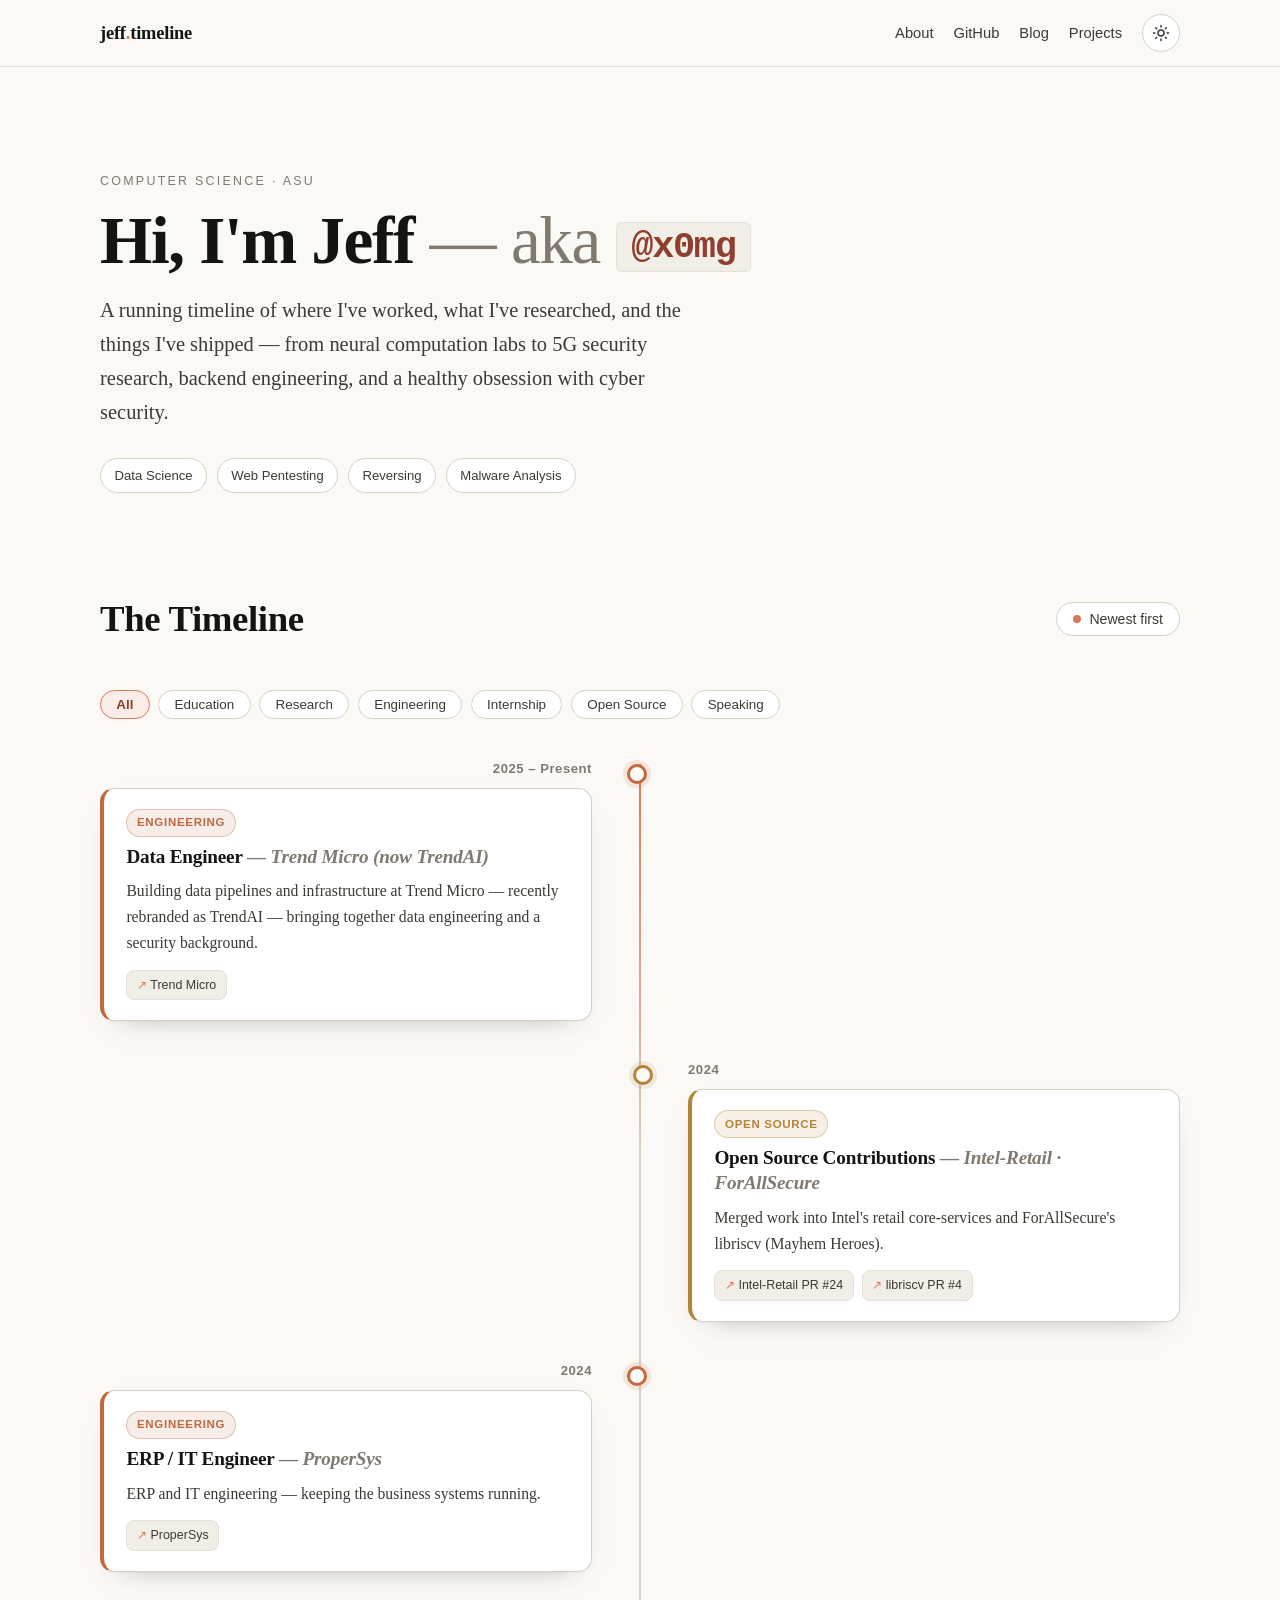
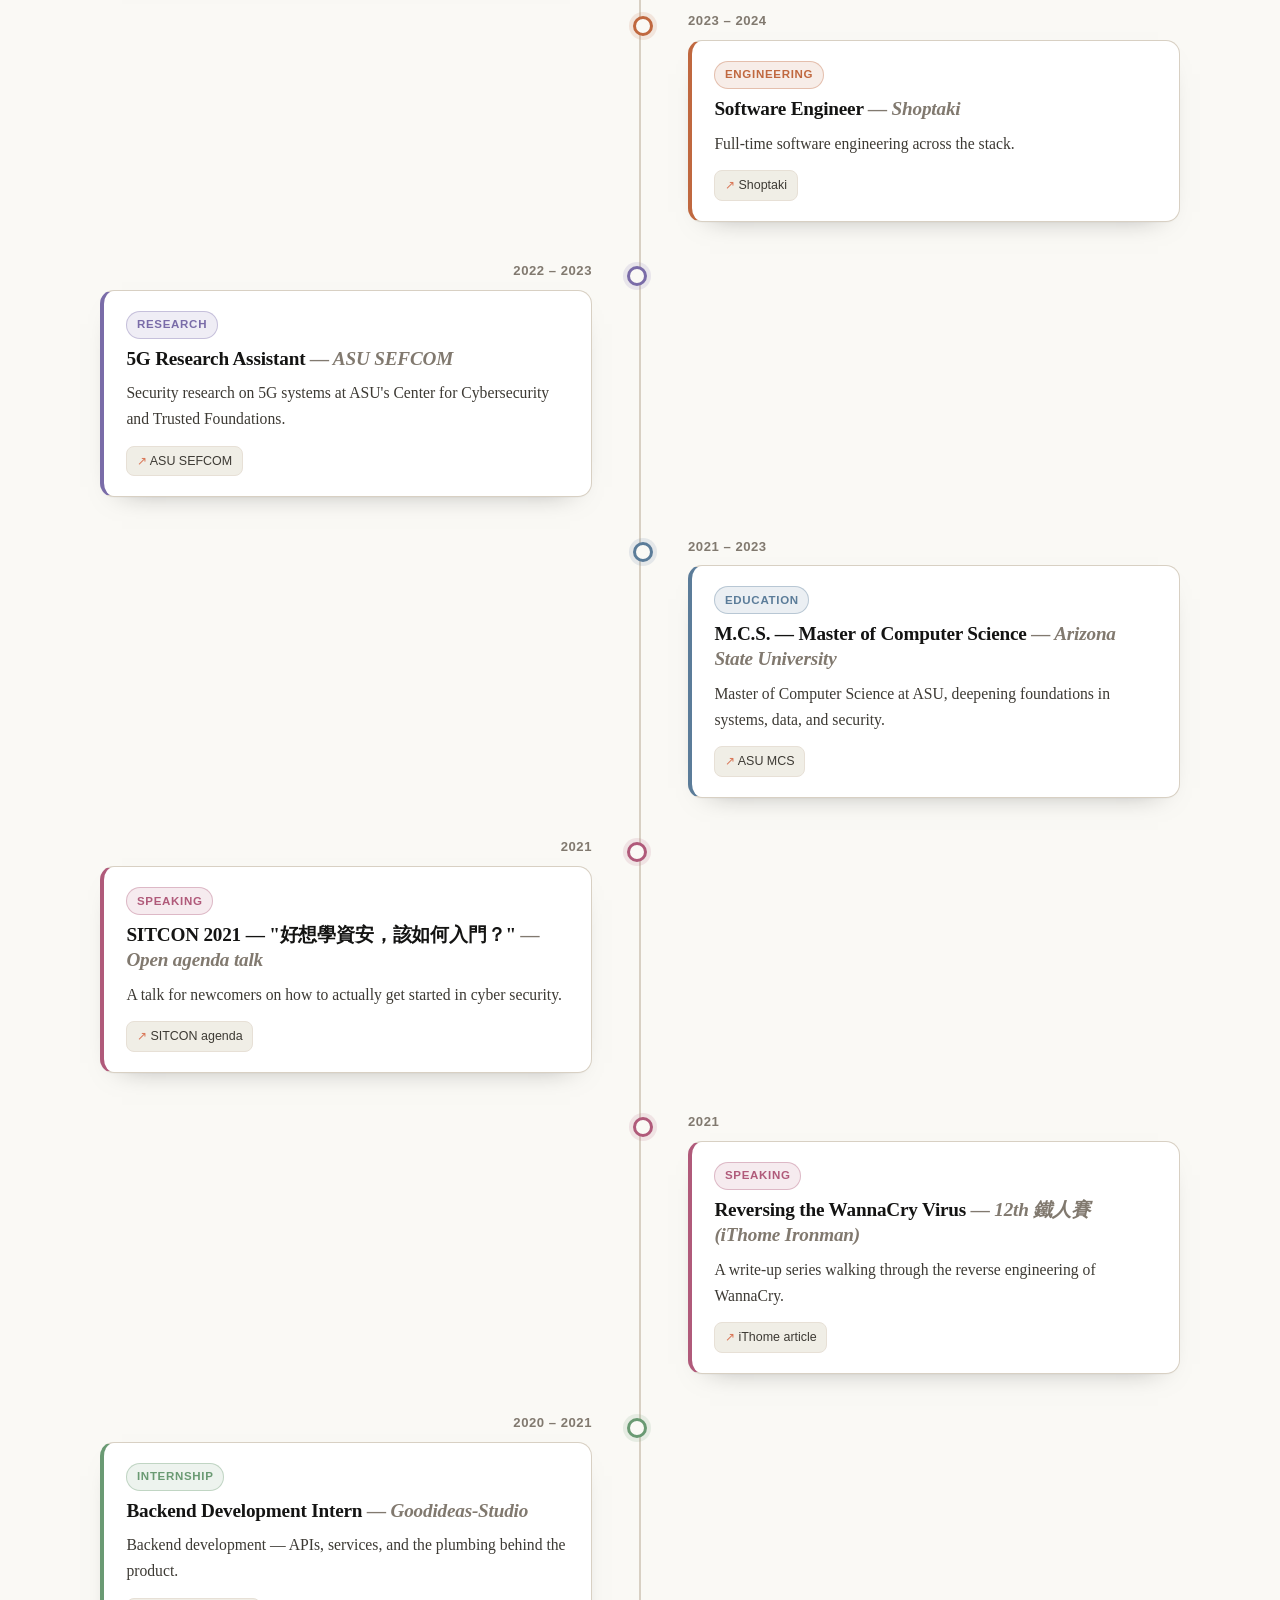
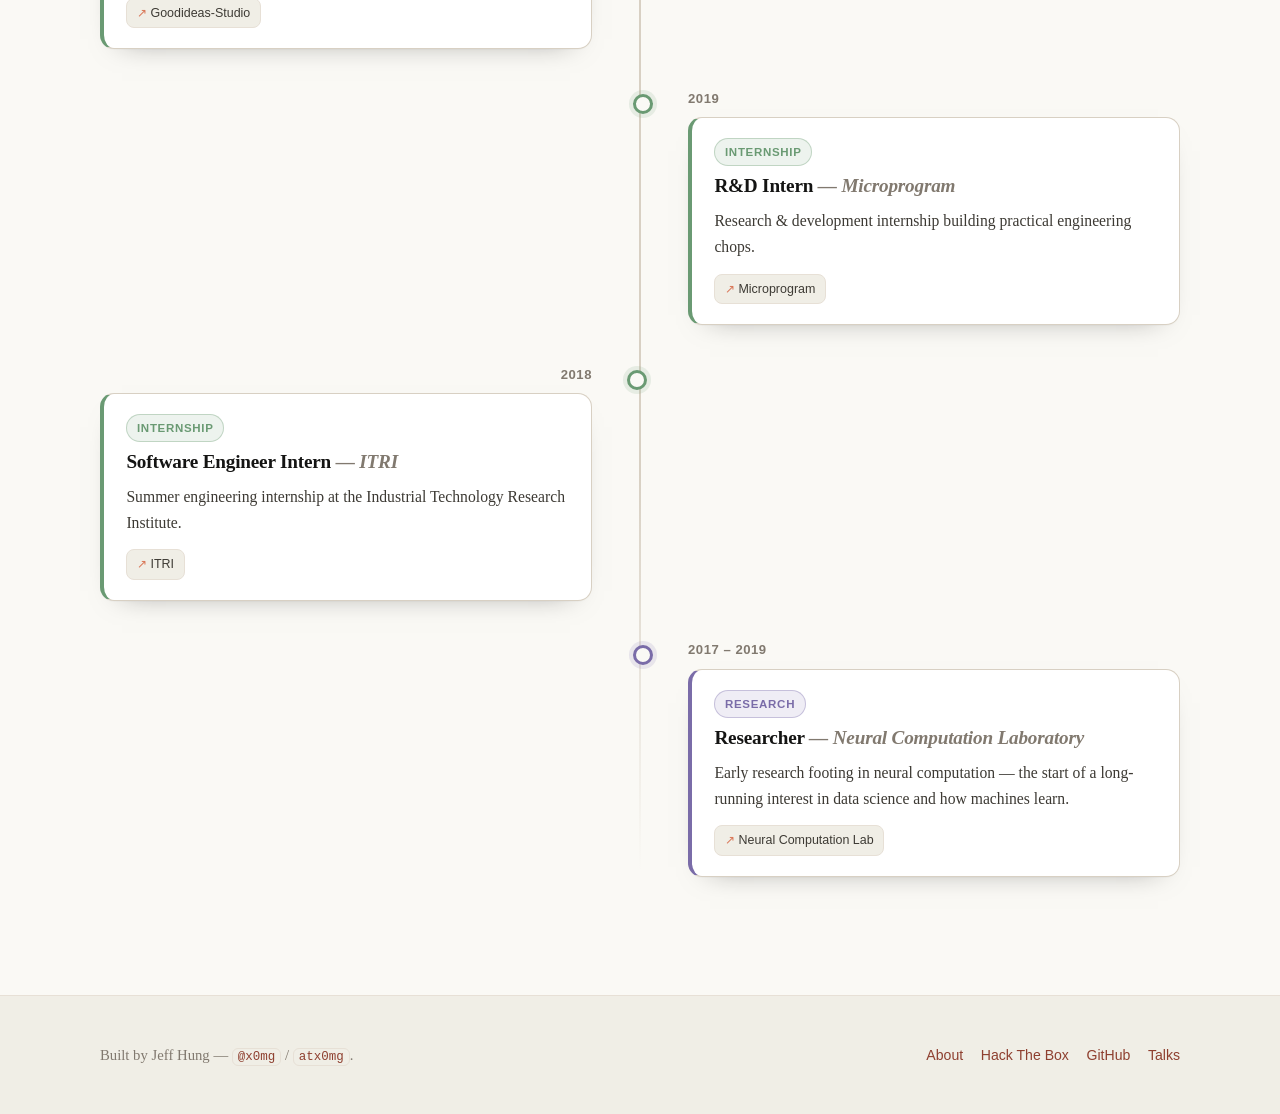
<file: index.html>
<!DOCTYPE html>
<html lang="en">
<head>
  <meta charset="UTF-8" />
  <meta name="viewport" content="width=device-width, initial-scale=1.0" />
  <title>Jeff Hung — Timeline</title>
  <meta name="description" content="A timeline of Jeff Hung (@x0mg) — Computer Science, research, software engineering and cyber security." />
  <link rel="preconnect" href="https://fonts.googleapis.com" />
  <link rel="stylesheet" href="./assets/css/style.css?v=4" />
  <!-- Set theme before first paint to avoid a flash of the wrong theme. -->
  <script>
    (function () {
      try {
        var stored = localStorage.getItem("theme");
        var prefersDark = window.matchMedia("(prefers-color-scheme: dark)").matches;
        document.documentElement.setAttribute("data-theme", stored || (prefersDark ? "dark" : "light"));
      } catch (e) { /* ignore */ }
    })();
  </script>
</head>
<body>
  <header class="site-header">
    <div class="wrap header-inner">
      <a class="brand" href="#top">jeff<span class="brand-accent">.</span>timeline</a>
      <nav class="nav">
        <a href="./about/">About</a>
        <a href="https://github.com/jeff14994" target="_blank" rel="noopener">GitHub</a>
        <a href="http://blog.atx0mg.tw/" target="_blank" rel="noopener">Blog</a>
        <a href="https://jeff14994.github.io/projects/" target="_blank" rel="noopener">Projects</a>
        <button id="themeToggle" class="theme-toggle" type="button" aria-label="Toggle dark mode" title="Toggle dark mode">
          <svg class="icon-sun" viewBox="0 0 24 24" fill="none" stroke="currentColor" stroke-width="2" stroke-linecap="round" stroke-linejoin="round" aria-hidden="true">
            <circle cx="12" cy="12" r="4"></circle>
            <path d="M12 2v2M12 20v2M4.9 4.9l1.4 1.4M17.7 17.7l1.4 1.4M2 12h2M20 12h2M4.9 19.1l1.4-1.4M17.7 6.3l1.4-1.4"></path>
          </svg>
          <svg class="icon-moon" viewBox="0 0 24 24" fill="none" stroke="currentColor" stroke-width="2" stroke-linecap="round" stroke-linejoin="round" aria-hidden="true">
            <path d="M21 12.8A9 9 0 1 1 11.2 3a7 7 0 0 0 9.8 9.8z"></path>
          </svg>
        </button>
      </nav>
    </div>
  </header>

  <main id="top">
    <section class="hero">
      <div class="wrap hero-inner">
        <p class="eyebrow">Computer Science · ASU</p>
        <h1 class="hero-title">Hi, I'm Jeff <span class="muted">— aka</span> <code>@x0mg</code></h1>
        <p class="hero-lede">
          A running timeline of where I've worked, what I've researched, and the things
          I've shipped — from neural computation labs to 5G security research,
          backend engineering, and a healthy obsession with cyber security.
        </p>
        <div class="hero-tags">
          <span class="chip">Data Science</span>
          <span class="chip">Web Pentesting</span>
          <span class="chip">Reversing</span>
          <span class="chip">Malware Analysis</span>
        </div>
      </div>
    </section>

    <section class="timeline-section">
      <div class="wrap">
        <div class="timeline-head">
          <h2>The Timeline</h2>
          <button id="orderToggle" class="order-toggle" type="button" aria-pressed="false">
            <span class="dot"></span><span class="label">Newest first</span>
          </button>
        </div>
        <div class="filters" id="filters" role="group" aria-label="Filter by category"><!-- chips injected by JS --></div>
        <ol class="timeline" id="timeline"><!-- entries injected by JS --></ol>
      </div>
    </section>
  </main>

  <footer class="site-footer">
    <div class="wrap footer-inner">
      <p>Built by Jeff Hung — <code>@x0mg</code> / <code>atx0mg</code>.</p>
      <div class="footer-links">
        <a href="./about/">About</a>
        <a href="https://app.hackthebox.com/profile/93661" target="_blank" rel="noopener">Hack The Box</a>
        <a href="https://github.com/jeff14994" target="_blank" rel="noopener">GitHub</a>
        <a href="https://www2.slideshare.net/JeffHung13/presentations" target="_blank" rel="noopener">Talks</a>
      </div>
    </div>
  </footer>

  <script src="./assets/js/data.js?v=4"></script>
  <script src="./assets/js/timeline.js?v=4"></script>
  <script src="./assets/js/theme.js?v=4"></script>
</body>
</html>
</file>
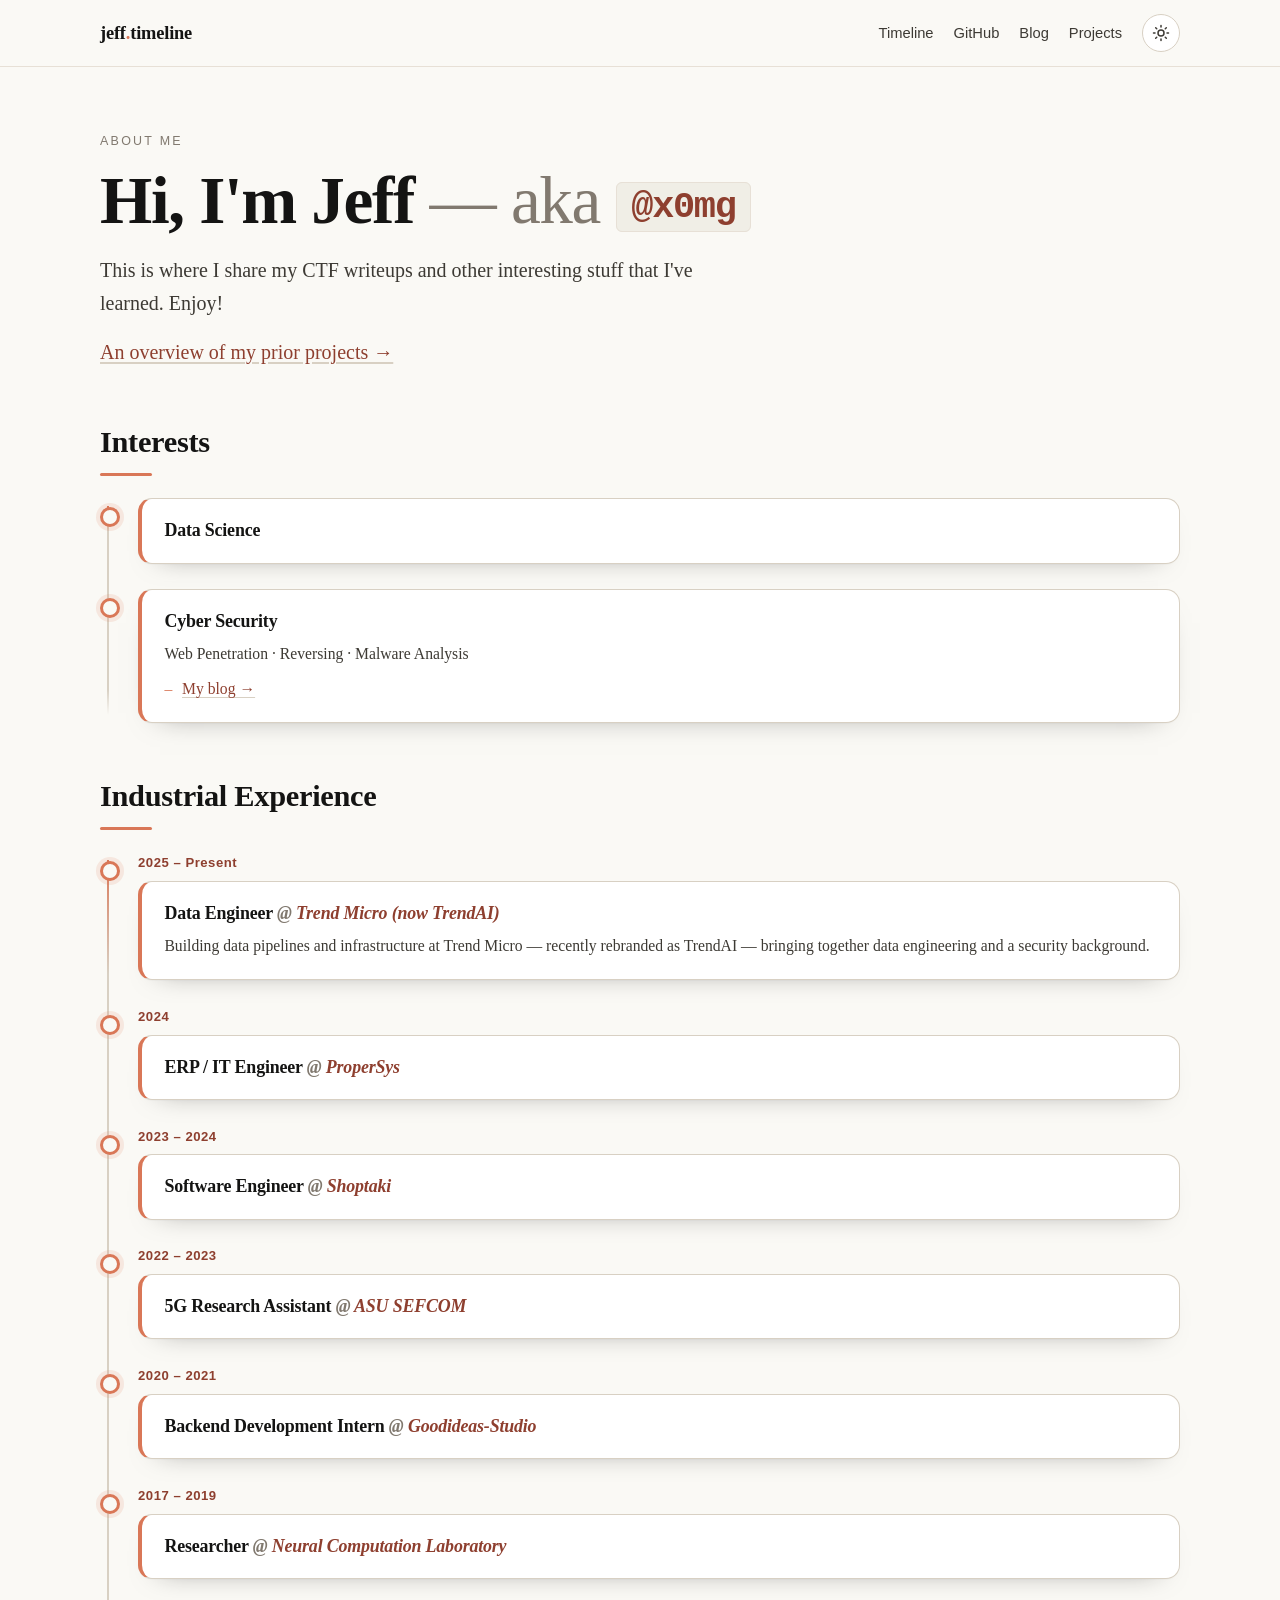
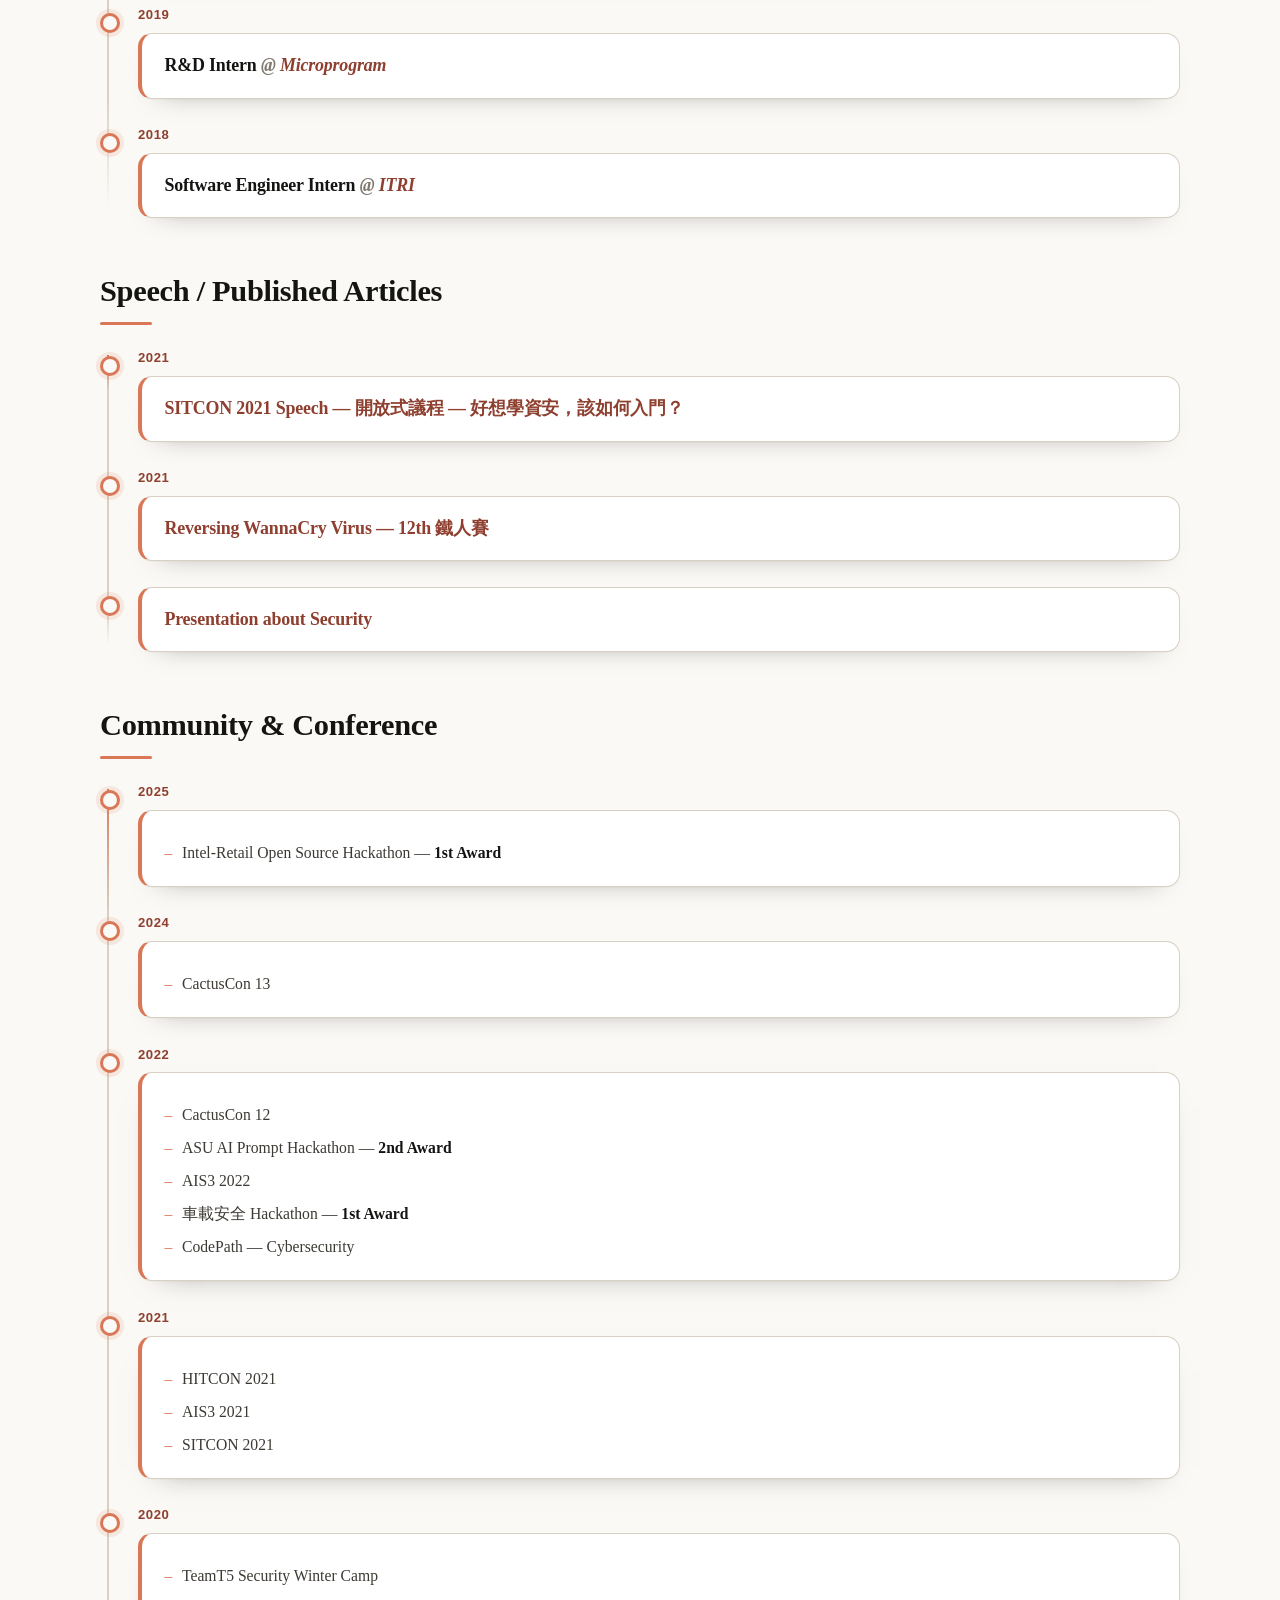
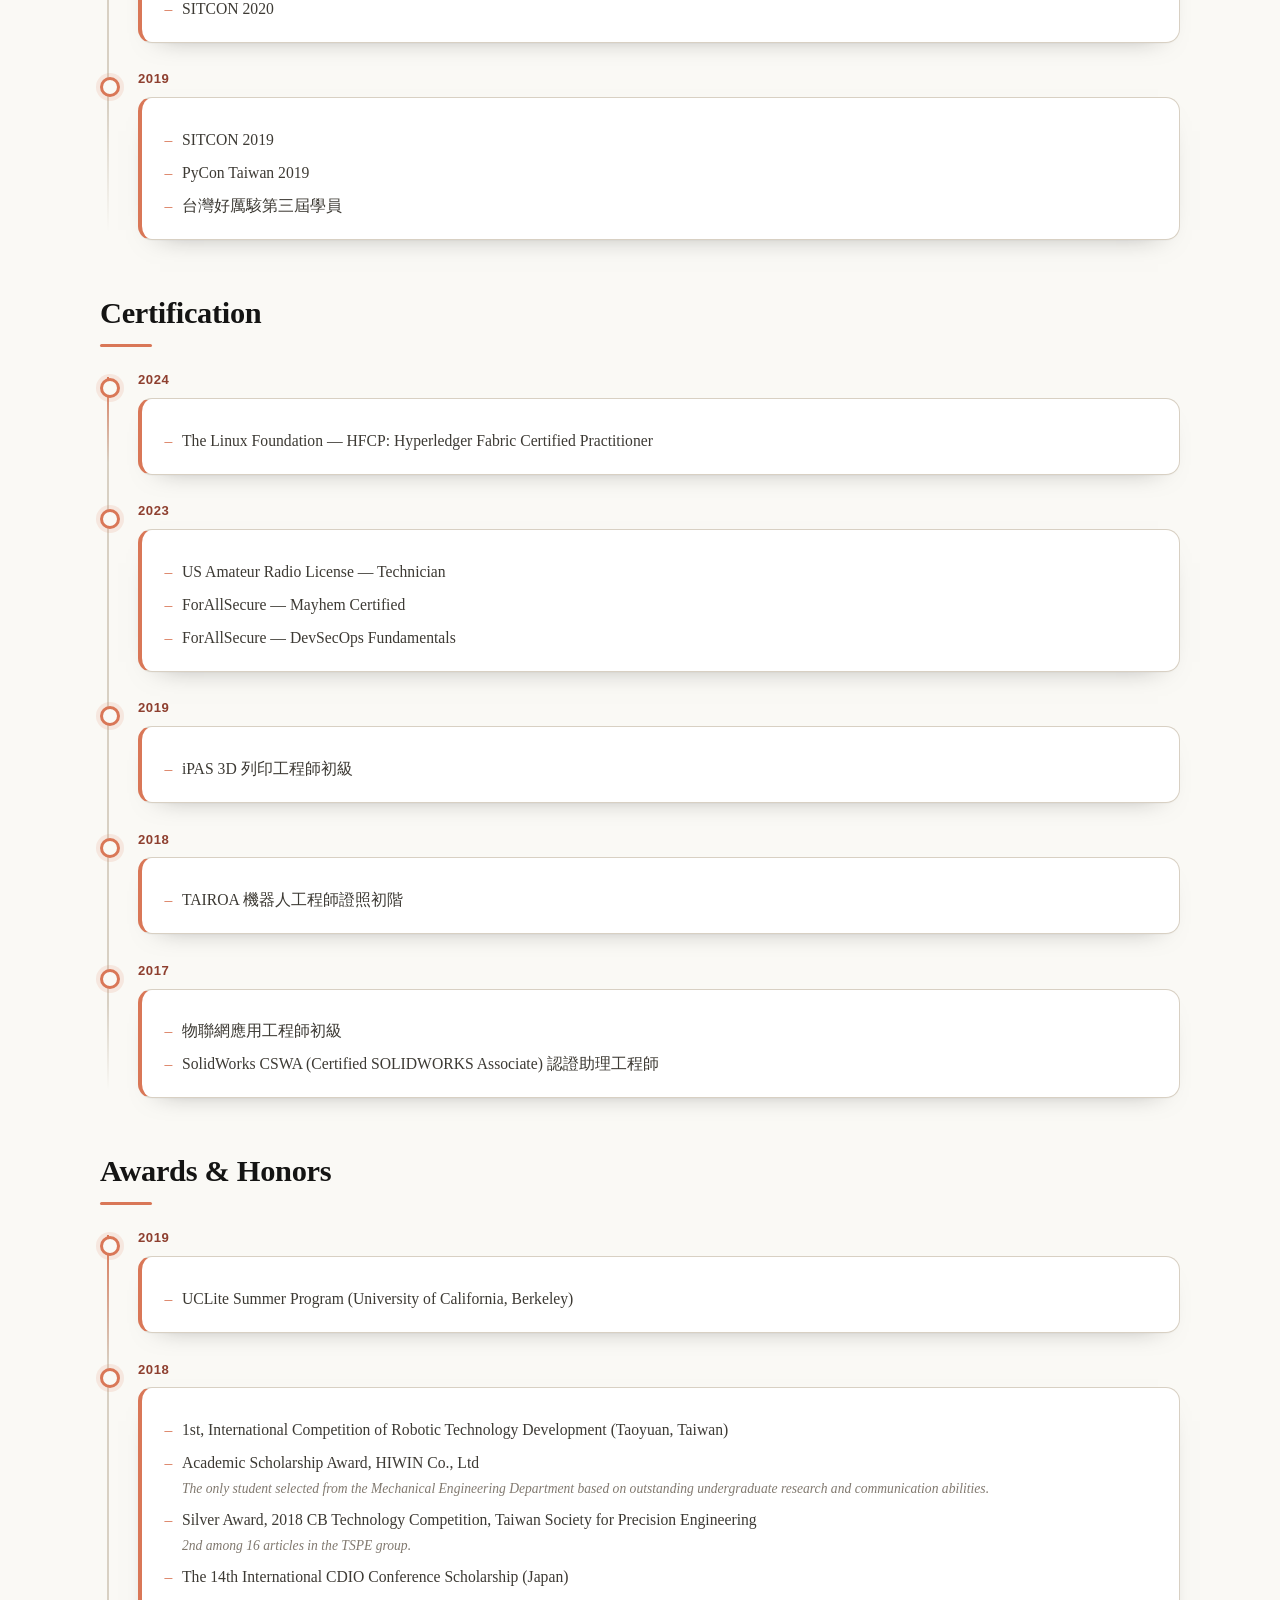
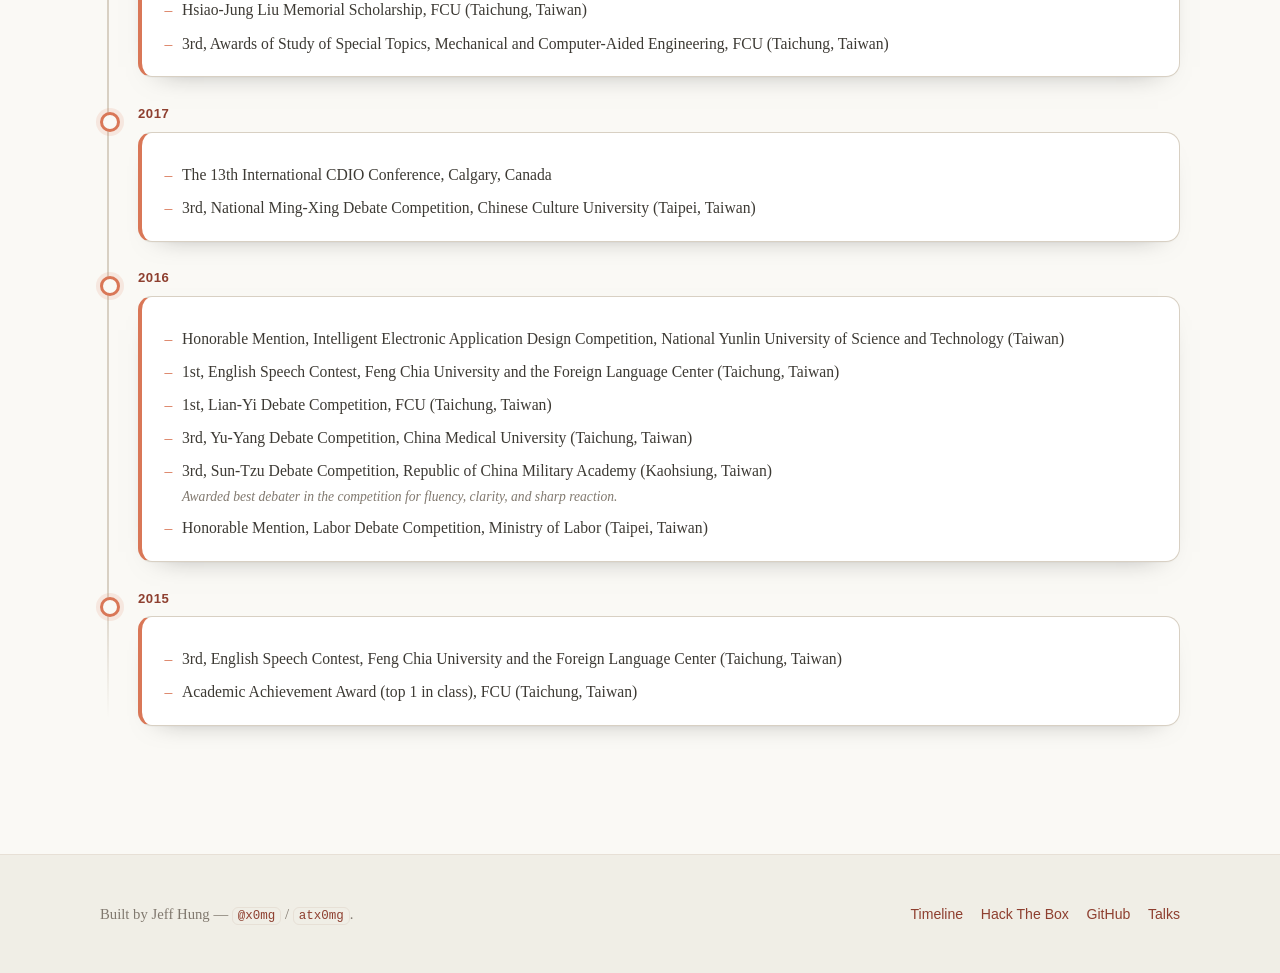
<file: about/index.html>
<!DOCTYPE html>
<html lang="en">
<head>
  <meta charset="UTF-8" />
  <meta name="viewport" content="width=device-width, initial-scale=1.0" />
  <title>About — Jeff Hung</title>
  <meta name="description" content="About Jeff Hung (@x0mg) — interests, experience, talks, community, certifications and awards." />
  <link rel="stylesheet" href="../assets/css/style.css?v=4" />
  <script>
    (function () {
      try {
        var stored = localStorage.getItem("theme");
        var prefersDark = window.matchMedia("(prefers-color-scheme: dark)").matches;
        document.documentElement.setAttribute("data-theme", stored || (prefersDark ? "dark" : "light"));
      } catch (e) { /* ignore */ }
    })();
  </script>
</head>
<body>
  <header class="site-header">
    <div class="wrap header-inner">
      <a class="brand" href="../" >jeff<span class="brand-accent">.</span>timeline</a>
      <nav class="nav">
        <a href="../">Timeline</a>
        <a href="https://github.com/jeff14994" target="_blank" rel="noopener">GitHub</a>
        <a href="http://blog.atx0mg.tw/" target="_blank" rel="noopener">Blog</a>
        <a href="https://jeff14994.github.io/projects/" target="_blank" rel="noopener">Projects</a>
        <button id="themeToggle" class="theme-toggle" type="button" aria-label="Toggle dark mode" title="Toggle dark mode">
          <svg class="icon-sun" viewBox="0 0 24 24" fill="none" stroke="currentColor" stroke-width="2" stroke-linecap="round" stroke-linejoin="round" aria-hidden="true">
            <circle cx="12" cy="12" r="4"></circle>
            <path d="M12 2v2M12 20v2M4.9 4.9l1.4 1.4M17.7 17.7l1.4 1.4M2 12h2M20 12h2M4.9 19.1l1.4-1.4M17.7 6.3l1.4-1.4"></path>
          </svg>
          <svg class="icon-moon" viewBox="0 0 24 24" fill="none" stroke="currentColor" stroke-width="2" stroke-linecap="round" stroke-linejoin="round" aria-hidden="true">
            <path d="M21 12.8A9 9 0 1 1 11.2 3a7 7 0 0 0 9.8 9.8z"></path>
          </svg>
        </button>
      </nav>
    </div>
  </header>

  <main>
    <section class="about">
      <div class="wrap">
        <p class="eyebrow">About Me</p>
        <h1 class="hero-title">Hi, I'm Jeff <span class="muted">— aka</span> <code>@x0mg</code></h1>

        <div class="about-intro">
          <p>This is where I share my CTF writeups and other interesting stuff that I've learned. Enjoy!</p>
          <p><a href="https://jeff14994.github.io/projects/" target="_blank" rel="noopener">An overview of my prior projects →</a></p>
        </div>

        <!-- Interests -->
        <div class="about-section">
          <h2>Interests</h2>
          <div class="section-rule"></div>
          <ol class="about-rail">
            <li class="about-entry">
              <div class="card"><h3>Data Science</h3></div>
            </li>
            <li class="about-entry">
              <div class="card">
                <h3>Cyber Security</h3>
                <p>Web Penetration · Reversing · Malware Analysis</p>
                <ul class="card-list">
                  <li><a href="http://blog.atx0mg.tw/" target="_blank" rel="noopener">My blog →</a></li>
                </ul>
              </div>
            </li>
          </ol>
        </div>

        <!-- Industrial Experience -->
        <div class="about-section">
          <h2>Industrial Experience</h2>
          <div class="section-rule"></div>
          <ol class="about-rail">
            <li class="about-entry">
              <span class="when">2025 – Present</span>
              <div class="card">
                <h3>Data Engineer <span class="org">@ <a href="https://www.trendmicro.com/" target="_blank" rel="noopener">Trend Micro (now TrendAI)</a></span></h3>
                <p>Building data pipelines and infrastructure at Trend Micro — recently rebranded as TrendAI — bringing together data engineering and a security background.</p>
              </div>
            </li>
            <li class="about-entry">
              <span class="when">2024</span>
              <div class="card"><h3>ERP / IT Engineer <span class="org">@ <a href="https://www.propersyscorp.com/" target="_blank" rel="noopener">ProperSys</a></span></h3></div>
            </li>
            <li class="about-entry">
              <span class="when">2023 – 2024</span>
              <div class="card"><h3>Software Engineer <span class="org">@ <a href="https://smartchainai.org/" target="_blank" rel="noopener">Shoptaki</a></span></h3></div>
            </li>
            <li class="about-entry">
              <span class="when">2022 – 2023</span>
              <div class="card"><h3>5G Research Assistant <span class="org">@ <a href="https://sefcom.asu.edu/" target="_blank" rel="noopener">ASU SEFCOM</a></span></h3></div>
            </li>
            <li class="about-entry">
              <span class="when">2020 – 2021</span>
              <div class="card"><h3>Backend Development Intern <span class="org">@ <a href="http://goodideas-studio.com/" target="_blank" rel="noopener">Goodideas-Studio</a></span></h3></div>
            </li>
            <li class="about-entry">
              <span class="when">2017 – 2019</span>
              <div class="card"><h3>Researcher <span class="org">@ <a href="https://nckunclab.wixsite.com/neuralcomputationlab" target="_blank" rel="noopener">Neural Computation Laboratory</a></span></h3></div>
            </li>
            <li class="about-entry">
              <span class="when">2019</span>
              <div class="card"><h3>R&amp;D Intern <span class="org">@ <a href="https://www.program.com.tw/" target="_blank" rel="noopener">Microprogram</a></span></h3></div>
            </li>
            <li class="about-entry">
              <span class="when">2018</span>
              <div class="card"><h3>Software Engineer Intern <span class="org">@ <a href="https://www.itri.org.tw/" target="_blank" rel="noopener">ITRI</a></span></h3></div>
            </li>
          </ol>
        </div>

        <!-- Speech / Published Articles -->
        <div class="about-section">
          <h2>Speech / Published Articles</h2>
          <div class="section-rule"></div>
          <ol class="about-rail">
            <li class="about-entry">
              <span class="when">2021</span>
              <div class="card"><h3><a href="https://sitcon.org/2021/agenda/20605b7c-80a4-4078-b411-102fa1d6c333" target="_blank" rel="noopener">SITCON 2021 Speech — 開放式議程 — 好想學資安，該如何入門？</a></h3></div>
            </li>
            <li class="about-entry">
              <span class="when">2021</span>
              <div class="card"><h3><a href="https://ithelp.ithome.com.tw/articles/10253139" target="_blank" rel="noopener">Reversing WannaCry Virus — 12th 鐵人賽</a></h3></div>
            </li>
            <li class="about-entry">
              <div class="card"><h3><a href="https://www2.slideshare.net/JeffHung13/presentations" target="_blank" rel="noopener">Presentation about Security</a></h3></div>
            </li>
          </ol>
        </div>

        <!-- Community and Conference -->
        <div class="about-section">
          <h2>Community &amp; Conference</h2>
          <div class="section-rule"></div>
          <ol class="about-rail">
            <li class="about-entry">
              <span class="when">2025</span>
              <div class="card"><ul class="card-list"><li>Intel-Retail Open Source Hackathon — <strong>1st Award</strong></li></ul></div>
            </li>
            <li class="about-entry">
              <span class="when">2024</span>
              <div class="card"><ul class="card-list"><li>CactusCon 13</li></ul></div>
            </li>
            <li class="about-entry">
              <span class="when">2022</span>
              <div class="card"><ul class="card-list">
                <li>CactusCon 12</li>
                <li>ASU AI Prompt Hackathon — <strong>2nd Award</strong></li>
                <li>AIS3 2022</li>
                <li>車載安全 Hackathon — <strong>1st Award</strong></li>
                <li>CodePath — Cybersecurity</li>
              </ul></div>
            </li>
            <li class="about-entry">
              <span class="when">2021</span>
              <div class="card"><ul class="card-list">
                <li>HITCON 2021</li>
                <li>AIS3 2021</li>
                <li>SITCON 2021</li>
              </ul></div>
            </li>
            <li class="about-entry">
              <span class="when">2020</span>
              <div class="card"><ul class="card-list">
                <li>TeamT5 Security Winter Camp</li>
                <li>SITCON 2020</li>
              </ul></div>
            </li>
            <li class="about-entry">
              <span class="when">2019</span>
              <div class="card"><ul class="card-list">
                <li>SITCON 2019</li>
                <li>PyCon Taiwan 2019</li>
                <li>台灣好厲駭第三屆學員</li>
              </ul></div>
            </li>
          </ol>
        </div>

        <!-- Certification -->
        <div class="about-section">
          <h2>Certification</h2>
          <div class="section-rule"></div>
          <ol class="about-rail">
            <li class="about-entry">
              <span class="when">2024</span>
              <div class="card"><ul class="card-list"><li>The Linux Foundation — HFCP: Hyperledger Fabric Certified Practitioner</li></ul></div>
            </li>
            <li class="about-entry">
              <span class="when">2023</span>
              <div class="card"><ul class="card-list">
                <li>US Amateur Radio License — Technician</li>
                <li>ForAllSecure — Mayhem Certified</li>
                <li>ForAllSecure — DevSecOps Fundamentals</li>
              </ul></div>
            </li>
            <li class="about-entry">
              <span class="when">2019</span>
              <div class="card"><ul class="card-list"><li>iPAS 3D 列印工程師初級</li></ul></div>
            </li>
            <li class="about-entry">
              <span class="when">2018</span>
              <div class="card"><ul class="card-list"><li>TAIROA 機器人工程師證照初階</li></ul></div>
            </li>
            <li class="about-entry">
              <span class="when">2017</span>
              <div class="card"><ul class="card-list">
                <li>物聯網應用工程師初級</li>
                <li>SolidWorks CSWA (Certified SOLIDWORKS Associate) 認證助理工程師</li>
              </ul></div>
            </li>
          </ol>
        </div>

        <!-- Awards and Honors -->
        <div class="about-section">
          <h2>Awards &amp; Honors</h2>
          <div class="section-rule"></div>
          <ol class="about-rail">
            <li class="about-entry">
              <span class="when">2019</span>
              <div class="card"><ul class="card-list"><li>UCLite Summer Program (University of California, Berkeley)</li></ul></div>
            </li>
            <li class="about-entry">
              <span class="when">2018</span>
              <div class="card"><ul class="card-list">
                <li>1st, International Competition of Robotic Technology Development (Taoyuan, Taiwan)</li>
                <li>Academic Scholarship Award, HIWIN Co., Ltd<span class="note">The only student selected from the Mechanical Engineering Department based on outstanding undergraduate research and communication abilities.</span></li>
                <li>Silver Award, 2018 CB Technology Competition, Taiwan Society for Precision Engineering<span class="note">2nd among 16 articles in the TSPE group.</span></li>
                <li>The 14th International CDIO Conference Scholarship (Japan)</li>
                <li>Hsiao-Jung Liu Memorial Scholarship, FCU (Taichung, Taiwan)</li>
                <li>3rd, Awards of Study of Special Topics, Mechanical and Computer-Aided Engineering, FCU (Taichung, Taiwan)</li>
              </ul></div>
            </li>
            <li class="about-entry">
              <span class="when">2017</span>
              <div class="card"><ul class="card-list">
                <li>The 13th International CDIO Conference, Calgary, Canada</li>
                <li>3rd, National Ming-Xing Debate Competition, Chinese Culture University (Taipei, Taiwan)</li>
              </ul></div>
            </li>
            <li class="about-entry">
              <span class="when">2016</span>
              <div class="card"><ul class="card-list">
                <li>Honorable Mention, Intelligent Electronic Application Design Competition, National Yunlin University of Science and Technology (Taiwan)</li>
                <li>1st, English Speech Contest, Feng Chia University and the Foreign Language Center (Taichung, Taiwan)</li>
                <li>1st, Lian-Yi Debate Competition, FCU (Taichung, Taiwan)</li>
                <li>3rd, Yu-Yang Debate Competition, China Medical University (Taichung, Taiwan)</li>
                <li>3rd, Sun-Tzu Debate Competition, Republic of China Military Academy (Kaohsiung, Taiwan)<span class="note">Awarded best debater in the competition for fluency, clarity, and sharp reaction.</span></li>
                <li>Honorable Mention, Labor Debate Competition, Ministry of Labor (Taipei, Taiwan)</li>
              </ul></div>
            </li>
            <li class="about-entry">
              <span class="when">2015</span>
              <div class="card"><ul class="card-list">
                <li>3rd, English Speech Contest, Feng Chia University and the Foreign Language Center (Taichung, Taiwan)</li>
                <li>Academic Achievement Award (top 1 in class), FCU (Taichung, Taiwan)</li>
              </ul></div>
            </li>
          </ol>
        </div>
      </div>
    </section>
  </main>

  <footer class="site-footer">
    <div class="wrap footer-inner">
      <p>Built by Jeff Hung — <code>@x0mg</code> / <code>atx0mg</code>.</p>
      <div class="footer-links">
        <a href="../">Timeline</a>
        <a href="https://app.hackthebox.com/profile/93661" target="_blank" rel="noopener">Hack The Box</a>
        <a href="https://github.com/jeff14994" target="_blank" rel="noopener">GitHub</a>
        <a href="https://www2.slideshare.net/JeffHung13/presentations" target="_blank" rel="noopener">Talks</a>
      </div>
    </div>
  </footer>

  <script src="../assets/js/theme.js?v=4"></script>
  <script>
    /* Scroll-reveal for the About timeline entries (matches the main timeline). */
    (function () {
      var entries = document.querySelectorAll(".about-entry");
      var reduce = window.matchMedia("(prefers-reduced-motion: reduce)").matches;
      if (reduce || !("IntersectionObserver" in window)) {
        entries.forEach(function (e) { e.classList.add("is-visible"); });
        return;
      }
      var obs = new IntersectionObserver(function (items) {
        items.forEach(function (o) {
          if (o.isIntersecting) { o.target.classList.add("is-visible"); obs.unobserve(o.target); }
        });
      }, { threshold: 0.12, rootMargin: "0px 0px -40px 0px" });
      entries.forEach(function (e) { obs.observe(e); });
    })();
  </script>
</body>
</html>
</file>
<file: assets/css/style.css>
/* ----------------------------------------------------------------
   Jeff Hung — Timeline
   Warm editorial aesthetic (Anthropic-inspired palette).
   No build step, no dependencies — plain HTML/CSS/JS.
------------------------------------------------------------------- */

:root {
  /* Surfaces */
  --canvas: #faf9f5;
  --surface: #f0eee6;
  --surface-2: #ffffff;

  /* Text */
  --ink: #141413;
  --ink-soft: #3d3a34;
  --muted: #81796f;

  /* Accent — terracotta */
  --accent: #d97757;
  --accent-deep: #8e3f2f;

  /* Borders */
  --border: #d8d0c3;
  --border-soft: #e7e0d6;

  /* Category accents */
  --cat-education: #5b7c99;
  --cat-research: #7a6ca8;
  --cat-engineering: #c0683f;
  --cat-internship: #6a9a73;
  --cat-opensource: #b0843a;
  --cat-speaking: #b05a7a;

  --font-serif: Georgia, "Times New Roman", serif;
  --font-sans: Arial, "Helvetica Neue", Helvetica, sans-serif;

  --glow: #f6efe6; /* hero background glow */
  --shadow: 20, 20, 19; /* rgb for card shadows */

  --line-x: 24px; /* mobile timeline rail position */
}

/* ---------------- Dark theme ----------------
   Applied when <html data-theme="dark">. A no-FOUC script in <head>
   sets this from localStorage or the OS preference before first paint. */
[data-theme="dark"] {
  --canvas: #1a1714;
  --surface: #221e19;
  --surface-2: #272320;

  --ink: #ece7de;
  --ink-soft: #cabfb0;
  --muted: #9a8f80;

  --accent: #e08a6a;
  --accent-deep: #eca585; /* lighter so links/code read on dark */

  --border: #3a352e;
  --border-soft: #2d2823;

  --cat-education: #7da6c4;
  --cat-research: #a394d4;
  --cat-engineering: #e0895f;
  --cat-internship: #8fc09a;
  --cat-opensource: #d4ab5e;
  --cat-speaking: #d683a4;

  --glow: #2a231c;
  --shadow: 0, 0, 0;
}

* { box-sizing: border-box; }

html { scroll-behavior: smooth; }

body {
  margin: 0;
  background:
    radial-gradient(900px 500px at 80% -10%, var(--glow) 0%, transparent 60%),
    var(--canvas);
  color: var(--ink);
  font-family: var(--font-serif);
  font-size: 17px;
  line-height: 1.65;
  -webkit-font-smoothing: antialiased;
  transition: background-color 0.3s ease, color 0.3s ease;
}

.wrap { width: min(1080px, 92vw); margin-inline: auto; }

code {
  font-family: "SFMono-Regular", Consolas, "Liberation Mono", Menlo, monospace;
  font-size: 0.85em;
  background: var(--surface);
  border: 1px solid var(--border-soft);
  padding: 0.08em 0.4em;
  border-radius: 6px;
  color: var(--accent-deep);
}

a { color: var(--accent-deep); text-decoration-color: var(--border); text-underline-offset: 3px; }
a:hover { color: var(--accent); }

/* ---------------- Header ---------------- */
.site-header {
  position: sticky;
  top: 0;
  z-index: 20;
  background: color-mix(in srgb, var(--canvas) 88%, transparent);
  backdrop-filter: blur(8px);
  border-bottom: 1px solid var(--border-soft);
}
.header-inner {
  display: flex;
  align-items: center;
  justify-content: space-between;
  padding: 14px 0;
}
.brand {
  font-weight: 700;
  font-size: 1.15rem;
  letter-spacing: -0.01em;
  text-decoration: none;
  color: var(--ink);
}
.brand-accent { color: var(--accent); }
.nav { display: flex; align-items: center; gap: 1.25rem; font-family: var(--font-sans); font-size: 0.92rem; }
.nav a { text-decoration: none; color: var(--ink-soft); white-space: nowrap; }
.nav a:hover { color: var(--accent); }

/* On small screens the text links would push the theme toggle off-screen,
   so collapse them (they're still available in the footer). */
@media (max-width: 560px) {
  .header-inner { gap: 0.75rem; }
  .nav { gap: 0.85rem; }
  .nav a { display: none; }
}

/* Theme toggle */
.theme-toggle {
  display: inline-flex;
  align-items: center;
  justify-content: center;
  width: 38px;
  height: 38px;
  flex-shrink: 0;
  padding: 0;
  border: 1px solid var(--border);
  border-radius: 50%;
  background: var(--surface-2);
  color: var(--ink-soft);
  cursor: pointer;
  transition: border-color 0.2s ease, color 0.2s ease, transform 0.2s ease;
}
.theme-toggle:hover { border-color: var(--accent); color: var(--accent); transform: translateY(-1px); }
.theme-toggle svg { width: 18px; height: 18px; display: block; }
/* show the right icon per theme */
.theme-toggle .icon-moon { display: none; }
.theme-toggle .icon-sun { display: block; }
[data-theme="dark"] .theme-toggle .icon-moon { display: block; }
[data-theme="dark"] .theme-toggle .icon-sun { display: none; }

/* ---------------- Hero ---------------- */
.hero { padding: clamp(3rem, 9vw, 6.5rem) 0 clamp(2rem, 5vw, 3.5rem); }
.eyebrow {
  font-family: var(--font-sans);
  text-transform: uppercase;
  letter-spacing: 0.18em;
  font-size: 0.78rem;
  color: var(--muted);
  margin: 0 0 0.9rem;
}
.hero-title {
  font-size: clamp(2.4rem, 6vw, 4.2rem);
  line-height: 1.05;
  letter-spacing: -0.02em;
  margin: 0 0 1.1rem;
  font-weight: 700;
}
.hero-title .muted { color: var(--muted); font-weight: 400; }
.hero-title code { font-size: 0.55em; vertical-align: middle; }
.hero-lede {
  max-width: 60ch;
  color: var(--ink-soft);
  font-size: clamp(1.05rem, 2.4vw, 1.28rem);
  margin: 0 0 1.8rem;
}
.hero-tags { display: flex; flex-wrap: wrap; gap: 0.6rem; }
.chip {
  font-family: var(--font-sans);
  font-size: 0.82rem;
  background: var(--surface-2);
  border: 1px solid var(--border);
  border-radius: 999px;
  padding: 0.35rem 0.85rem;
  color: var(--ink-soft);
}

/* ---------------- Timeline shell ---------------- */
.timeline-section { padding: clamp(1rem, 4vw, 2.5rem) 0 5rem; }
.timeline-head {
  display: flex;
  align-items: center;
  justify-content: space-between;
  gap: 1rem;
  margin-bottom: 2.5rem;
  flex-wrap: wrap;
}
.timeline-head h2 {
  font-size: clamp(1.6rem, 4vw, 2.3rem);
  margin: 0;
  letter-spacing: -0.01em;
}
.order-toggle {
  font-family: var(--font-sans);
  display: inline-flex;
  align-items: center;
  gap: 0.55rem;
  background: var(--surface-2);
  border: 1px solid var(--border);
  border-radius: 999px;
  padding: 0.5rem 1rem;
  font-size: 0.88rem;
  color: var(--ink-soft);
  cursor: pointer;
  transition: border-color 0.2s ease, color 0.2s ease, transform 0.2s ease;
}
.order-toggle:hover { border-color: var(--accent); color: var(--accent-deep); transform: translateY(-1px); }
.order-toggle .dot {
  width: 8px; height: 8px; border-radius: 50%;
  background: var(--accent);
}

/* ---------------- Filter chips ---------------- */
.filters {
  display: flex;
  flex-wrap: wrap;
  gap: 0.55rem;
  margin-bottom: 2.4rem;
}
.filter-chip {
  font-family: var(--font-sans);
  font-size: 0.84rem;
  background: var(--surface-2);
  border: 1px solid var(--border);
  border-radius: 999px;
  padding: 0.4rem 0.95rem;
  color: var(--ink-soft);
  cursor: pointer;
  transition: border-color 0.2s ease, color 0.2s ease, background-color 0.2s ease, transform 0.2s ease;
}
.filter-chip:hover {
  transform: translateY(-1px);
  border-color: var(--cat, var(--accent));
  color: var(--cat, var(--accent-deep));
}
.filter-chip.is-active {
  color: var(--cat, var(--accent-deep));
  border-color: var(--cat, var(--accent));
  background: color-mix(in srgb, var(--cat, var(--accent)) 14%, var(--surface-2));
  font-weight: 700;
}

/* ---------------- Timeline list ---------------- */
.timeline {
  list-style: none;
  margin: 0;
  padding: 0;
  position: relative;
}
/* the vertical rail */
.timeline::before {
  content: "";
  position: absolute;
  top: 6px;
  bottom: 6px;
  left: var(--line-x);
  width: 2px;
  background: linear-gradient(var(--accent) 0%, var(--border) 12%, var(--border) 88%, transparent 100%);
}

.entry {
  position: relative;
  padding-left: calc(var(--line-x) + 32px);
  margin-bottom: 2.4rem;
  opacity: 0;
  transform: translateY(18px);
  transition: opacity 0.6s ease, transform 0.6s ease;
}
.entry.is-visible { opacity: 1; transform: none; }

/* node dot */
.entry::before {
  content: "";
  position: absolute;
  left: calc(var(--line-x) - 6px);
  top: 6px;
  width: 14px;
  height: 14px;
  border-radius: 50%;
  background: var(--canvas);
  border: 3px solid var(--cat, var(--accent));
  box-shadow: 0 0 0 4px color-mix(in srgb, var(--cat, var(--accent)) 14%, transparent);
  z-index: 2;
}

.entry-date {
  font-family: var(--font-sans);
  font-size: 0.82rem;
  font-weight: 700;
  letter-spacing: 0.04em;
  color: var(--muted);
  margin-bottom: 0.5rem;
  display: block;
}

.card {
  background: var(--surface-2);
  border: 1px solid var(--border);
  border-left: 4px solid var(--cat, var(--accent));
  border-radius: 14px;
  padding: 1.25rem 1.4rem;
  box-shadow: 0 1px 0 rgba(var(--shadow), 0.02), 0 12px 28px -22px rgba(var(--shadow), 0.5);
  transition: transform 0.25s ease, box-shadow 0.25s ease, background-color 0.3s ease, border-color 0.3s ease;
}
.card:hover {
  transform: translateY(-3px);
  box-shadow: 0 18px 38px -24px rgba(var(--shadow), 0.6);
}

.card-top {
  display: flex;
  align-items: center;
  gap: 0.6rem;
  flex-wrap: wrap;
  margin-bottom: 0.5rem;
}
.badge {
  font-family: var(--font-sans);
  font-size: 0.72rem;
  font-weight: 700;
  text-transform: uppercase;
  letter-spacing: 0.06em;
  padding: 0.22rem 0.6rem;
  border-radius: 999px;
  color: var(--cat, var(--accent-deep));
  background: color-mix(in srgb, var(--cat, var(--accent)) 12%, var(--surface-2));
  border: 1px solid color-mix(in srgb, var(--cat, var(--accent)) 35%, transparent);
}
.card h3 {
  margin: 0;
  font-size: 1.2rem;
  line-height: 1.3;
  letter-spacing: -0.01em;
}
.card h3 a { text-decoration: none; }
.org { color: var(--muted); font-style: italic; }
.card p { margin: 0.55rem 0 0; color: var(--ink-soft); font-size: 0.98rem; }
.sources {
  margin-top: 0.85rem;
  display: flex;
  flex-wrap: wrap;
  gap: 0.5rem;
}
.source-link {
  font-family: var(--font-sans);
  font-size: 0.78rem;
  text-decoration: none;
  color: var(--ink-soft);
  background: var(--surface);
  border: 1px solid var(--border-soft);
  border-radius: 8px;
  padding: 0.25rem 0.6rem;
  transition: border-color 0.2s ease, color 0.2s ease;
}
.source-link:hover { border-color: var(--accent); color: var(--accent-deep); }
.source-link::before { content: "↗ "; color: var(--accent); }

/* ---------------- Desktop: alternating layout ---------------- */
@media (min-width: 860px) {
  :root { --line-x: 50%; }
  .timeline::before { transform: translateX(-1px); }

  .entry {
    width: 50%;
    padding-left: 0;
    padding-right: 48px;
    margin-left: 0;
  }
  .entry::before {
    left: auto;
    right: -7px;
  }
  .entry .entry-date { text-align: right; }

  .entry.right {
    margin-left: 50%;
    padding-right: 0;
    padding-left: 48px;
  }
  .entry.right::before { left: -7px; right: auto; }
  .entry.right .entry-date { text-align: left; }
}

/* ---------------- Footer ---------------- */
.site-footer {
  border-top: 1px solid var(--border-soft);
  background: var(--surface);
}
.footer-inner {
  display: flex;
  align-items: center;
  justify-content: space-between;
  gap: 1rem;
  flex-wrap: wrap;
  padding: 2rem 0;
  font-size: 0.92rem;
  color: var(--muted);
}
.footer-links { display: flex; gap: 1.1rem; font-family: var(--font-sans); font-size: 0.88rem; }
.footer-links a { text-decoration: none; }

/* ---------------- About page ---------------- */
.about { padding: clamp(2rem, 6vw, 4rem) 0 5rem; }
.about-intro { max-width: 70ch; margin-bottom: 3rem; }
.about-intro p { font-size: clamp(1.05rem, 2.4vw, 1.25rem); color: var(--ink-soft); margin: 0 0 1rem; }

.about-section { margin-bottom: 3rem; }
.about-section > h2 {
  font-size: clamp(1.4rem, 3.5vw, 1.9rem);
  letter-spacing: -0.01em;
  margin: 0 0 0.35rem;
}
.about-section > .section-rule {
  height: 3px;
  width: 52px;
  background: var(--accent);
  border-radius: 2px;
  margin-bottom: 1.4rem;
}

/* simple bullet list (interests, experience) */
.about-list { list-style: none; margin: 0; padding: 0; }
.about-list > li {
  position: relative;
  padding-left: 1.4rem;
  margin-bottom: 0.8rem;
  color: var(--ink-soft);
}
.about-list > li::before {
  content: "";
  position: absolute;
  left: 0; top: 0.62em;
  width: 7px; height: 7px;
  border-radius: 50%;
  background: var(--accent);
}
.about-list .sub { display: block; padding-left: 0; margin-top: 0.4rem; }
.about-list .sub li { font-size: 0.96rem; }
.about-list strong { color: var(--ink); font-weight: 700; }
.about-list .meta { color: var(--muted); font-style: italic; }

/* year-grouped résumé rows (community, certs, awards) */
.year-group {
  display: grid;
  grid-template-columns: 70px 1fr;
  gap: 0.5rem 1.2rem;
  padding: 0.9rem 0;
  border-top: 1px solid var(--border-soft);
}
.year-group:last-child { border-bottom: 1px solid var(--border-soft); }
.year-group .year {
  font-family: var(--font-sans);
  font-weight: 700;
  color: var(--accent-deep);
  font-size: 0.95rem;
  padding-top: 0.1rem;
}
.year-group ul { list-style: none; margin: 0; padding: 0; }
.year-group li { margin-bottom: 0.5rem; color: var(--ink-soft); }
.year-group li:last-child { margin-bottom: 0; }
.year-group .note { display: block; font-size: 0.86rem; color: var(--muted); font-style: italic; margin-top: 0.15rem; }

@media (max-width: 520px) {
  .year-group { grid-template-columns: 1fr; gap: 0.3rem; }
  .year-group .year { padding-top: 0; }
}

/* About page — timeline card/rail look (single column) */
.about-rail { list-style: none; margin: 0; padding: 0; position: relative; }
.about-rail::before {
  content: "";
  position: absolute;
  top: 8px; bottom: 8px;
  left: 7px;
  width: 2px;
  background: linear-gradient(var(--accent) 0%, var(--border) 12%, var(--border) 88%, transparent 100%);
}
.about-entry {
  position: relative;
  padding-left: 38px;
  margin-bottom: 1.6rem;
  opacity: 0;
  transform: translateY(16px);
  transition: opacity 0.6s ease, transform 0.6s ease;
}
.about-entry.is-visible { opacity: 1; transform: none; }
.about-entry::before {
  content: "";
  position: absolute;
  left: 0; top: 9px;
  width: 14px; height: 14px;
  border-radius: 50%;
  background: var(--canvas);
  border: 3px solid var(--accent);
  box-shadow: 0 0 0 4px color-mix(in srgb, var(--accent) 14%, transparent);
  z-index: 2;
}
.about-entry .when {
  font-family: var(--font-sans);
  font-weight: 700;
  font-size: 0.82rem;
  letter-spacing: 0.04em;
  color: var(--accent-deep);
  display: block;
  margin-bottom: 0.45rem;
}
.about-entry .card h3 { margin: 0; font-size: 1.12rem; line-height: 1.3; letter-spacing: -0.01em; }
.about-entry .card h3 a { text-decoration: none; }
.about-entry .card > p { margin: 0.5rem 0 0; color: var(--ink-soft); font-size: 0.98rem; }
.card-list { list-style: none; margin: 0.55rem 0 0; padding: 0; }
.card-list li { position: relative; padding-left: 1.1rem; margin-bottom: 0.45rem; color: var(--ink-soft); font-size: 0.98rem; }
.card-list li:last-child { margin-bottom: 0; }
.card-list li::before { content: "–"; position: absolute; left: 0; color: var(--accent); }
.card-list strong { color: var(--ink); }
.card-list .note { display: block; font-size: 0.85rem; color: var(--muted); font-style: italic; margin-top: 0.1rem; }

/* ---------------- Reduced motion ---------------- */
@media (prefers-reduced-motion: reduce) {
  html { scroll-behavior: auto; }
  * { transition-duration: 0.01ms !important; animation-duration: 0.01ms !important; }
  .entry, .about-entry { opacity: 1; transform: none; }
}
</file>
